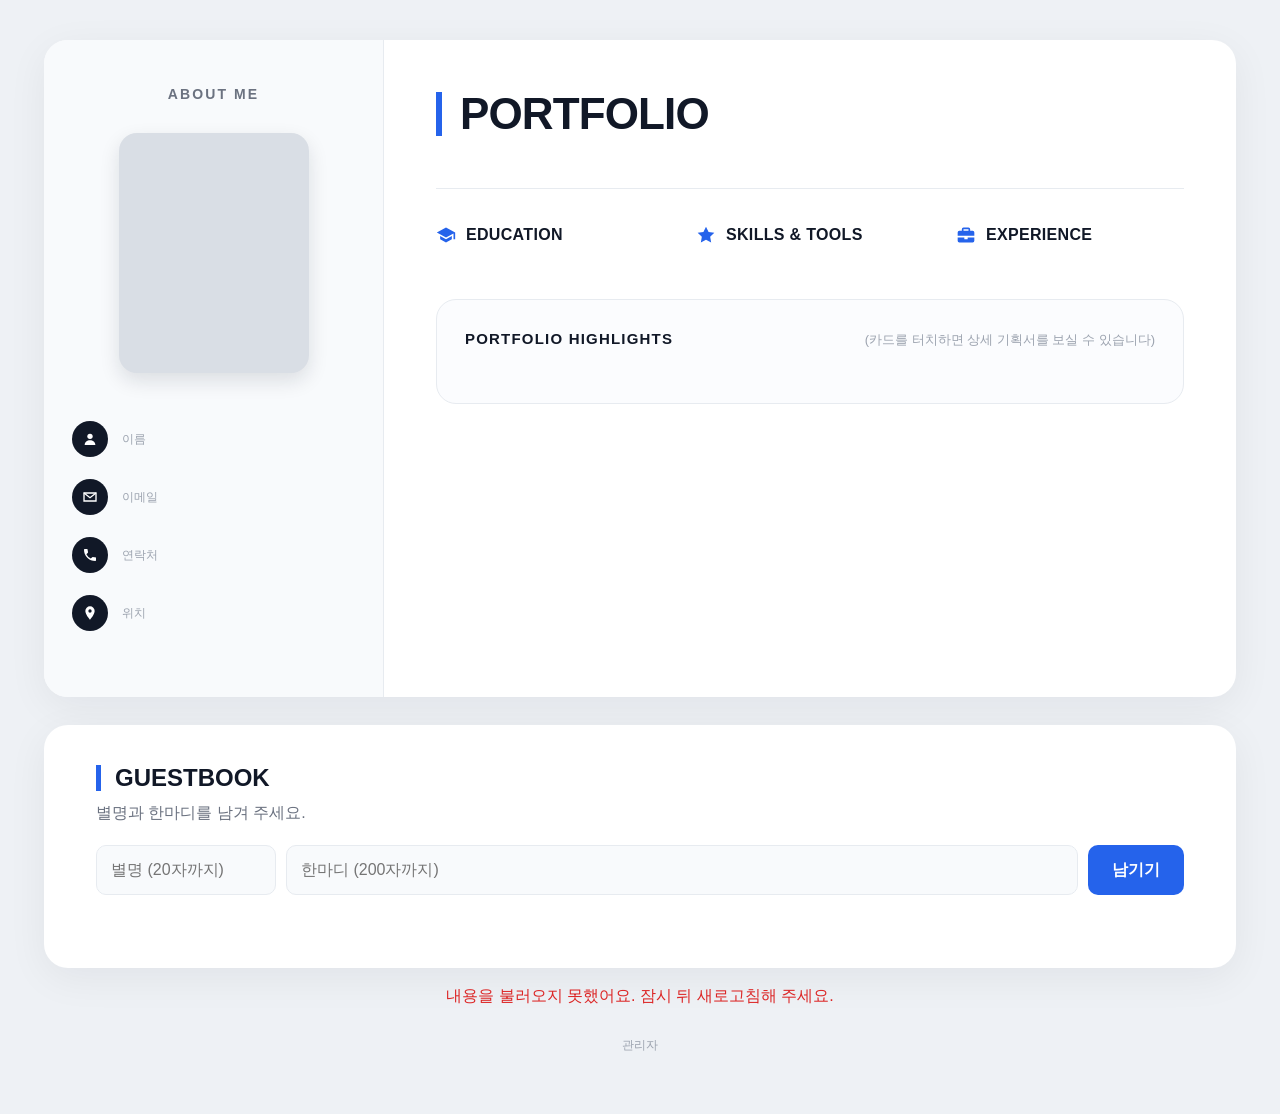
<file: index.html>
<!DOCTYPE html>
<html lang="ko">
<head>
  <meta charset="UTF-8">
  <meta name="viewport" content="width=device-width, initial-scale=1">
  <title>포트폴리오</title>
  <link rel="stylesheet" href="style.css">
</head>
<body>
  <!-- 아이콘 모음: 아래에서 <use href="#아이콘이름">으로 꺼내 쓴다 -->
  <svg class="icon-sprite" aria-hidden="true">
    <symbol id="icon-user" viewBox="0 0 24 24"><circle cx="12" cy="8" r="4"/><path d="M4 21c0-4.4 3.6-7 8-7s8 2.6 8 7z"/></symbol>
    <symbol id="icon-mail" viewBox="0 0 24 24"><path d="M3 6h18v12H3z" fill="none" stroke="currentColor" stroke-width="2"/><path d="M3 6l9 7 9-7" fill="none" stroke="currentColor" stroke-width="2"/></symbol>
    <symbol id="icon-phone" viewBox="0 0 24 24"><path d="M6.6 10.8a15.1 15.1 0 0 0 6.6 6.6l2.2-2.2a1 1 0 0 1 1-.25 11.4 11.4 0 0 0 3.6.57 1 1 0 0 1 1 1V20a1 1 0 0 1-1 1A17 17 0 0 1 3 4a1 1 0 0 1 1-1h3.5a1 1 0 0 1 1 1c0 1.25.2 2.45.57 3.57a1 1 0 0 1-.25 1z"/></symbol>
    <symbol id="icon-pin" viewBox="0 0 24 24"><path d="M12 2a7 7 0 0 0-7 7c0 5.2 7 13 7 13s7-7.8 7-13a7 7 0 0 0-7-7zm0 9.5A2.5 2.5 0 1 1 12 6.5a2.5 2.5 0 0 1 0 5z"/></symbol>
    <symbol id="icon-cap" viewBox="0 0 24 24"><path d="M12 3L1 9l11 6 9-4.9V17h2V9z"/><path d="M5 13.2v4L12 21l7-3.8v-4L12 17z"/></symbol>
    <symbol id="icon-star" viewBox="0 0 24 24"><path d="M12 2l3.1 6.3 6.9 1-5 4.9 1.2 6.8L12 17.8 5.8 21l1.2-6.8-5-4.9 6.9-1z"/></symbol>
    <symbol id="icon-bag" viewBox="0 0 24 24"><path d="M9 3h6a2 2 0 0 1 2 2v2h3a2 2 0 0 1 2 2v4H2V9a2 2 0 0 1 2-2h3V5a2 2 0 0 1 2-2zm0 2v2h6V5z"/><path d="M2 15h8v2h4v-2h8v4a2 2 0 0 1-2 2H4a2 2 0 0 1-2-2z"/></symbol>
    <symbol id="icon-heart" viewBox="0 0 24 24"><path d="M12 21s-7.5-4.6-10-9.3C.4 8.6 2.3 4.5 6.2 4.5c2.2 0 3.8 1.3 4.8 2.8 1-1.5 2.6-2.8 4.8-2.8 3.9 0 5.8 4.1 4.2 7.2C19.5 16.4 12 21 12 21z"/></symbol>
  </svg>

  <main class="page">
    <!-- 흰 큰 카드 -->
    <div class="sheet resume">

      <!-- 왼쪽: ABOUT ME -->
      <aside class="about">
        <p class="about-label">ABOUT ME</p>
        <div class="photo" id="profile-photo"></div>
        <h2 class="about-name" id="profile-name"></h2>
        <p class="about-title" id="profile-title"></p>
        <p class="badge" id="profile-badge"></p>

        <ul class="contact">
          <li>
            <span class="contact-icon"><svg><use href="#icon-user"/></svg></span>
            <div><span class="contact-label">이름</span><span class="contact-value" id="contact-name"></span></div>
          </li>
          <li>
            <span class="contact-icon"><svg><use href="#icon-mail"/></svg></span>
            <div><span class="contact-label">이메일</span><span class="contact-value" id="contact-email"></span></div>
          </li>
          <li>
            <span class="contact-icon"><svg><use href="#icon-phone"/></svg></span>
            <div><span class="contact-label">연락처</span><span class="contact-value" id="contact-phone"></span></div>
          </li>
          <li>
            <span class="contact-icon"><svg><use href="#icon-pin"/></svg></span>
            <div><span class="contact-label">위치</span><span class="contact-value" id="contact-location"></span></div>
          </li>
        </ul>
      </aside>

      <!-- 오른쪽: PORTFOLIO -->
      <section class="content">
        <h1 class="big-title">PORTFOLIO</h1>
        <p class="headline" id="profile-headline"></p>
        <p class="intro" id="profile-intro"></p>

        <div class="facts">
          <div class="fact">
            <h3 class="fact-title"><svg><use href="#icon-cap"/></svg>EDUCATION</h3>
            <div id="profile-education"></div>
          </div>
          <div class="fact">
            <h3 class="fact-title"><svg><use href="#icon-star"/></svg>SKILLS &amp; TOOLS</h3>
            <ul class="skills" id="profile-skills"></ul>
          </div>
          <div class="fact">
            <h3 class="fact-title"><svg><use href="#icon-bag"/></svg>EXPERIENCE</h3>
            <div id="profile-experience"></div>
          </div>
        </div>

        <div class="highlights">
          <div class="highlights-head">
            <h3>PORTFOLIO HIGHLIGHTS</h3>
            <span>(카드를 터치하면 상세 기획서를 보실 수 있습니다)</span>
          </div>
          <div class="cards" id="cards"></div>
        </div>

        <p class="quote" id="profile-quote"></p>
      </section>
    </div>

    <!-- 방명록 -->
    <section class="sheet guestbook">
      <h3 class="guestbook-title">GUESTBOOK</h3>
      <p class="guestbook-sub">별명과 한마디를 남겨 주세요.</p>
      <div class="guestbook-form">
        <input type="text" id="gb-nickname" placeholder="별명 (20자까지)" maxlength="20">
        <input type="text" id="gb-message" placeholder="한마디 (200자까지)" maxlength="200">
        <button type="button" id="gb-submit">남기기</button>
      </div>
      <p class="guestbook-notice" id="gb-notice"></p>
      <ul class="guestbook-list" id="gb-list"></ul>
    </section>

    <p class="load-error" id="load-error"></p>

    <p class="admin-link"><a href="admin.html">관리자</a></p>
  </main>

  <script src="script.js"></script>
</body>
</html>
</file>
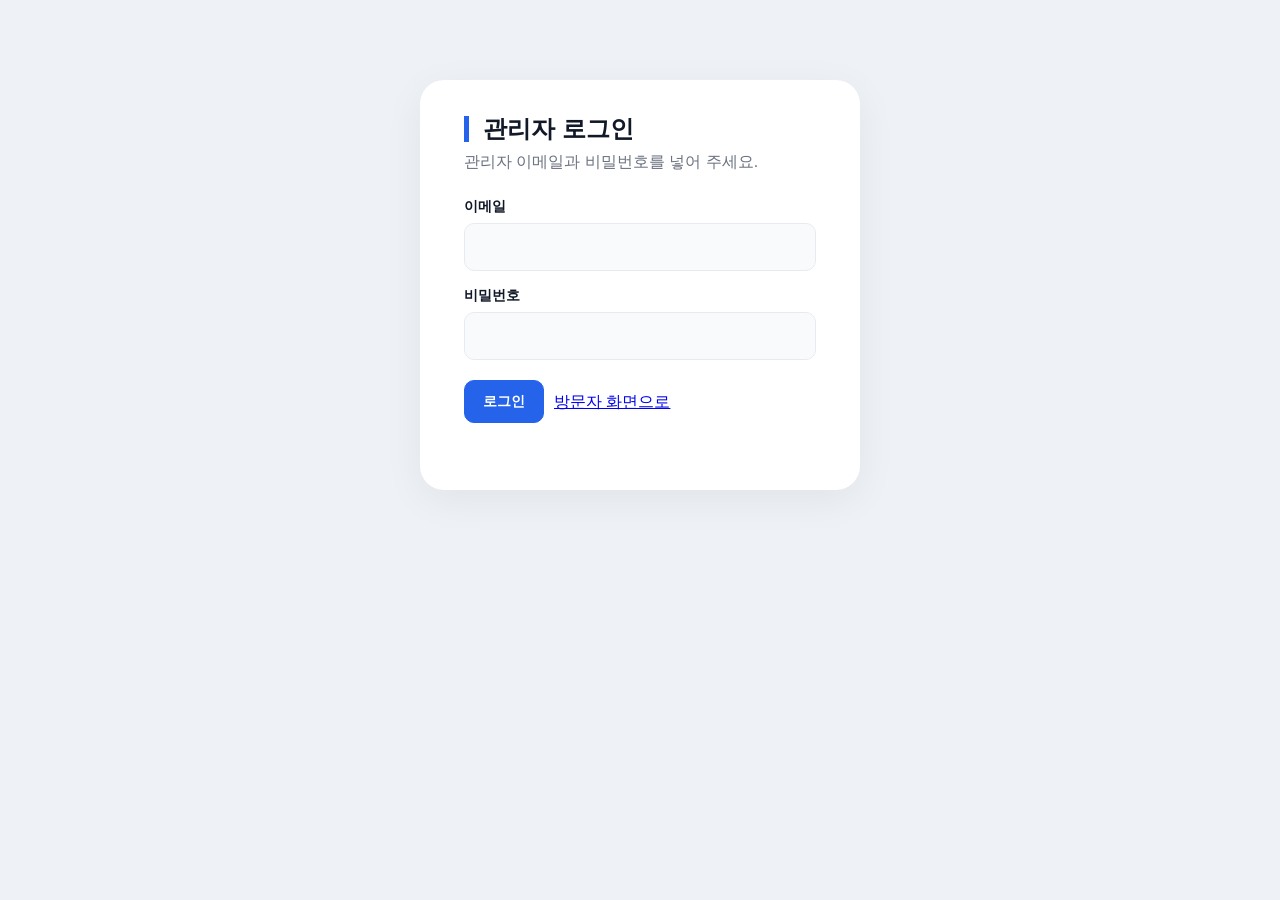
<file: admin.html>
<!DOCTYPE html>
<html lang="ko">
<head>
  <meta charset="UTF-8">
  <meta name="viewport" content="width=device-width, initial-scale=1">
  <meta name="robots" content="noindex">
  <title>관리자 | 포트폴리오</title>
  <!-- 색·글꼴·흰 카드 모양은 방문자 화면과 같은 style.css를 쓴다 -->
  <link rel="stylesheet" href="style.css">
  <!-- 관리자 화면에만 필요한 모양 -->
  <style>
    .admin-page {
      max-width: 960px;
    }

    .admin-box {
      margin-bottom: 24px;
      padding: 36px 44px;
    }

    .admin-box h2 {
      margin: 0 0 6px;
      padding-left: 14px;
      border-left: 5px solid var(--blue);
      font-size: 24px;
      font-weight: 900;
      line-height: 1.1;
    }

    .admin-box .sub {
      margin: 8px 0 22px;
      color: var(--gray);
    }

    .topbar {
      display: flex;
      flex-wrap: wrap;
      align-items: center;
      justify-content: space-between;
      gap: 12px;
      margin-bottom: 24px;
    }

    .topbar h1 {
      margin: 0;
      padding-left: 16px;
      border-left: 6px solid var(--blue);
      font-size: 34px;
      font-weight: 900;
      line-height: 1;
    }

    .topbar-right {
      display: flex;
      flex-wrap: wrap;
      align-items: center;
      gap: 12px;
      color: var(--gray);
      font-size: 14px;
    }

    .topbar-right a {
      color: var(--blue);
    }

    /* 입력 칸 */
    .fields {
      display: grid;
      grid-template-columns: repeat(2, minmax(0, 1fr));
      gap: 14px 18px;
    }

    .field {
      display: flex;
      flex-direction: column;
      gap: 6px;
    }

    .field.wide {
      grid-column: 1 / -1;
    }

    .field label {
      font-size: 14px;
      font-weight: 700;
    }

    .field .hint {
      color: var(--light-gray);
      font-size: 13px;
      font-weight: 400;
    }

    .field input[type="text"],
    .field input[type="email"],
    .field input[type="password"],
    .field textarea {
      width: 100%;
      padding: 11px 13px;
      border: 1px solid var(--line);
      border-radius: 10px;
      background: var(--side);
      color: var(--text);
      font: inherit;
    }

    .field textarea {
      min-height: 84px;
      resize: vertical;
    }

    .field input:focus,
    .field textarea:focus {
      outline: 2px solid var(--blue);
      outline-offset: -1px;
    }

    .file-row {
      display: flex;
      flex-wrap: wrap;
      align-items: center;
      gap: 10px;
      font-size: 14px;
    }

    .file-row a {
      color: var(--blue);
    }

    .file-now {
      color: var(--gray);
    }

    .photo-preview {
      width: 96px;
      height: 120px;
      border-radius: 12px;
      background: #d9dee5;
      overflow: hidden;
    }

    .photo-preview img {
      width: 100%;
      height: 100%;
      object-fit: cover;
      display: block;
    }

    /* 버튼 */
    .btn {
      padding: 10px 18px;
      border: 1px solid var(--line);
      border-radius: 10px;
      background: #fff;
      color: var(--text);
      font: inherit;
      font-size: 14px;
      font-weight: 600;
      cursor: pointer;
    }

    .btn:hover {
      background: var(--side);
    }

    .btn:disabled {
      opacity: 0.5;
      cursor: default;
    }

    .btn.primary {
      border-color: var(--blue);
      background: var(--blue);
      color: #fff;
    }

    .btn.danger {
      color: #dc2626;
    }

    .btn.small {
      padding: 6px 10px;
      font-size: 13px;
    }

    .actions {
      display: flex;
      flex-wrap: wrap;
      align-items: center;
      gap: 10px;
      margin-top: 20px;
    }

    .notice {
      min-height: 1.5em;
      margin: 10px 0 0;
      font-size: 14px;
    }

    .notice.error {
      color: #dc2626;
    }

    .notice.ok {
      color: #16a34a;
    }

    /* 로그인 상자 */
    .login {
      max-width: 440px;
      margin: 40px auto;
    }

    .login .fields {
      grid-template-columns: 1fr;
    }

    /* 카드 목록 */
    .rows {
      list-style: none;
      margin: 0;
      padding: 0;
    }

    .row {
      display: flex;
      align-items: center;
      gap: 16px;
      padding: 14px 0;
      border-top: 1px solid var(--line);
    }

    .row-thumb {
      flex: none;
      width: 84px;
      height: 63px;
      border: 1px solid var(--line);
      border-radius: 8px;
      background: #e5e9ef;
      overflow: hidden;
    }

    .row-thumb img {
      width: 100%;
      height: 100%;
      object-fit: cover;
      object-position: top;
      display: block;
    }

    .row-main {
      flex: 1;
      min-width: 0;
    }

    .row-category {
      margin: 0;
      color: var(--blue);
      font-size: 13px;
      font-weight: 700;
    }

    .row-title {
      margin: 2px 0;
      font-weight: 800;
    }

    .row-meta {
      margin: 0;
      color: var(--light-gray);
      font-size: 13px;
    }

    .row-buttons {
      flex: none;
      display: flex;
      flex-wrap: wrap;
      justify-content: flex-end;
      gap: 6px;
    }

    .empty-text {
      margin: 0;
      padding: 14px 0;
      border-top: 1px solid var(--line);
      color: var(--light-gray);
    }

    /* 카드 추가·수정 폼 */
    .editor {
      margin-top: 22px;
      padding: 24px;
      border: 1px solid var(--line);
      border-radius: 16px;
      background: #fbfcfe;
    }

    .editor h3 {
      margin: 0 0 16px;
      font-size: 18px;
    }

    /* 방명록 */
    .gb-row {
      display: flex;
      align-items: flex-start;
      gap: 16px;
      padding: 14px 0;
      border-top: 1px solid var(--line);
    }

    .gb-row > div {
      flex: 1;
      min-width: 0;
    }

    [hidden] {
      display: none !important;
    }

    @media (max-width: 700px) {
      .admin-box {
        padding: 28px 18px;
      }

      .fields {
        grid-template-columns: 1fr;
      }

      .row {
        flex-wrap: wrap;
      }

      .row-buttons {
        width: 100%;
        justify-content: flex-start;
      }
    }
  </style>
</head>
<body>
  <main class="page admin-page">

    <!-- 1) 로그인 -->
    <section class="sheet admin-box login" id="login-box" hidden>
      <h2>관리자 로그인</h2>
      <p class="sub">관리자 이메일과 비밀번호를 넣어 주세요.</p>
      <div class="fields">
        <div class="field">
          <label for="login-email">이메일</label>
          <input type="email" id="login-email" autocomplete="username">
        </div>
        <div class="field">
          <label for="login-password">비밀번호</label>
          <input type="password" id="login-password" autocomplete="current-password">
        </div>
      </div>
      <div class="actions">
        <button type="button" class="btn primary" id="login-button">로그인</button>
        <a href="index.html">방문자 화면으로</a>
      </div>
      <p class="notice error" id="login-notice"></p>
    </section>

    <!-- 2) 로그인했지만 관리자가 아닐 때 -->
    <section class="sheet admin-box login" id="not-admin-box" hidden>
      <h2>관리자만 쓸 수 있어요</h2>
      <p class="sub" id="not-admin-email"></p>
      <div class="actions">
        <button type="button" class="btn" id="not-admin-logout">로그아웃</button>
        <a href="index.html">방문자 화면으로</a>
      </div>
    </section>

    <!-- 3) 관리자 화면 -->
    <div id="admin-area" hidden>
      <div class="topbar">
        <h1>ADMIN</h1>
        <div class="topbar-right">
          <span id="admin-email"></span>
          <a href="index.html" target="_blank" rel="noopener">방문자 화면 보기</a>
          <button type="button" class="btn small" id="logout-button">로그아웃</button>
        </div>
      </div>

      <!-- 프로필 -->
      <section class="sheet admin-box">
        <h2>프로필</h2>
        <p class="sub">방문자 화면의 왼쪽 ABOUT ME와 오른쪽 위쪽 글이에요.</p>
        <div class="fields">
          <div class="field wide">
            <label>프로필 사진 <span class="hint">이미지(png·jpg·webp·gif), 10MB까지</span></label>
            <div class="file-row">
              <div class="photo-preview" id="photo-preview"></div>
              <input type="file" id="photo-file" accept="image/png,image/jpeg,image/webp,image/gif">
            </div>
          </div>
          <div class="field"><label for="pf-name">이름</label><input type="text" id="pf-name"></div>
          <div class="field"><label for="pf-title">직함</label><input type="text" id="pf-title"></div>
          <div class="field"><label for="pf-career_badge">경력 배지</label><input type="text" id="pf-career_badge"></div>
          <div class="field"><label for="pf-email">이메일</label><input type="text" id="pf-email"></div>
          <div class="field"><label for="pf-phone">연락처</label><input type="text" id="pf-phone"></div>
          <div class="field"><label for="pf-location">위치</label><input type="text" id="pf-location"></div>
          <div class="field wide">
            <label for="pf-headline">한 줄 소개 <span class="hint">첫 쉼표 뒤에서 줄이 바뀌고, 그 뒤부터 이름까지 파란 밑줄</span></label>
            <input type="text" id="pf-headline">
          </div>
          <div class="field wide"><label for="pf-intro">소개 글</label><textarea id="pf-intro"></textarea></div>
          <div class="field">
            <label for="pf-education">EDUCATION <span class="hint">첫 줄은 굵게, 다음 줄은 회색</span></label>
            <textarea id="pf-education"></textarea>
          </div>
          <div class="field">
            <label for="pf-experience">EXPERIENCE <span class="hint">첫 줄은 굵게, 다음 줄은 회색</span></label>
            <textarea id="pf-experience"></textarea>
          </div>
          <div class="field wide">
            <label for="pf-skills">SKILLS &amp; TOOLS <span class="hint">쉼표나 줄바꿈으로 나눠 적기</span></label>
            <textarea id="pf-skills"></textarea>
          </div>
          <div class="field wide"><label for="pf-quote">맨 아래 인용</label><input type="text" id="pf-quote"></div>
        </div>
        <div class="actions">
          <button type="button" class="btn primary" id="profile-save">프로필 저장</button>
        </div>
        <p class="notice" id="profile-notice"></p>
      </section>

      <!-- 포트폴리오 카드 -->
      <section class="sheet admin-box">
        <h2>포트폴리오 카드</h2>
        <p class="sub">위에 있는 카드가 방문자 화면에서 먼저 보여요. 좋아요 수도 여기서 봐요.</p>
        <ul class="rows" id="project-rows"></ul>
        <div class="actions">
          <button type="button" class="btn primary" id="project-add">카드 추가</button>
        </div>
        <p class="notice" id="project-notice"></p>

        <div class="editor" id="editor" hidden>
          <h3 id="editor-title">카드 추가</h3>
          <div class="fields">
            <div class="field"><label for="pj-number">번호 <span class="hint">예: 01</span></label><input type="text" id="pj-number"></div>
            <div class="field"><label for="pj-category">분류</label><input type="text" id="pj-category"></div>
            <div class="field wide"><label for="pj-title">제목 <span class="hint">꼭 적기</span></label><input type="text" id="pj-title"></div>
            <div class="field wide"><label for="pj-description">설명</label><textarea id="pj-description"></textarea></div>
            <div class="field wide"><label for="pj-tags">태그 <span class="hint">쉼표로 나눠 적기</span></label><input type="text" id="pj-tags"></div>
            <div class="field wide">
              <label for="pj-thumb-file">썸네일 이미지 <span class="hint">이미지(png·jpg·webp·gif), 10MB까지</span></label>
              <div class="file-row">
                <span class="file-now" id="pj-thumb-now"></span>
                <button type="button" class="btn small" id="pj-thumb-clear" hidden>빼기</button>
              </div>
              <input type="file" id="pj-thumb-file" accept="image/png,image/jpeg,image/webp,image/gif">
            </div>
            <div class="field wide">
              <label for="pj-file-file">첨부 파일 <span class="hint">이미지 또는 PDF, 10MB까지. 카드를 누르면 열려요</span></label>
              <div class="file-row">
                <span class="file-now" id="pj-file-now"></span>
                <button type="button" class="btn small" id="pj-file-clear" hidden>빼기</button>
              </div>
              <input type="file" id="pj-file-file" accept="image/png,image/jpeg,image/webp,image/gif,application/pdf">
            </div>
          </div>
          <div class="actions">
            <button type="button" class="btn primary" id="editor-save">저장</button>
            <button type="button" class="btn" id="editor-cancel">취소</button>
          </div>
          <p class="notice" id="editor-notice"></p>
        </div>
      </section>

      <!-- 방명록 -->
      <section class="sheet admin-box">
        <h2>방명록</h2>
        <p class="sub">최신 글이 위에 있어요.</p>
        <ul class="rows" id="guestbook-rows"></ul>
        <p class="notice" id="guestbook-notice"></p>
      </section>
    </div>
  </main>

  <script src="admin.js"></script>
</body>
</html>
</file>
<file: style.css>
/* 색과 크기 모음 */
:root {
  --bg: #eef1f5;
  --sheet: #ffffff;
  --side: #f8fafc;
  --line: #e7ebf0;
  --text: #111827;
  --gray: #6b7280;
  --light-gray: #9ca3af;
  --blue: #2563eb;
  --blue-soft: #eef4ff;
  --dark: #111827;
}

* {
  box-sizing: border-box;
}

body {
  margin: 0;
  word-break: keep-all;
  overflow-wrap: anywhere;
  background: var(--bg);
  color: var(--text);
  font-family: "Pretendard", "Apple SD Gothic Neo", "Malgun Gothic", "Noto Sans KR", sans-serif;
  line-height: 1.5;
}

.icon-sprite {
  display: none;
}

svg {
  fill: currentColor;
}

.page {
  max-width: 1240px;
  margin: 0 auto;
  padding: 40px 24px 60px;
}

/* 흰 큰 카드 */
.sheet {
  background: var(--sheet);
  border-radius: 24px;
  box-shadow: 0 10px 40px rgba(15, 23, 42, 0.06);
  overflow: hidden;
}

.resume {
  display: grid;
  grid-template-columns: 340px 1fr;
}

/* ---------- 왼쪽 ABOUT ME ---------- */
.about {
  background: var(--side);
  border-right: 1px solid var(--line);
  padding: 44px 28px;
  text-align: center;
}

.about-label {
  margin: 0 0 28px;
  color: var(--gray);
  font-size: 14px;
  font-weight: 700;
  letter-spacing: 0.15em;
}

.photo {
  width: 190px;
  height: 240px;
  margin: 0 auto;
  border-radius: 18px;
  background: #d9dee5;
  box-shadow: 0 8px 20px rgba(15, 23, 42, 0.12);
  overflow: hidden;
}

.photo img {
  width: 100%;
  height: 100%;
  object-fit: cover;
  display: block;
}

.about-name {
  margin: 24px 0 4px;
  font-size: 30px;
  font-weight: 800;
}

.about-title {
  margin: 0 0 14px;
  color: var(--blue);
  font-size: 17px;
  font-weight: 700;
}

.badge {
  display: inline-block;
  margin: 0;
  padding: 5px 16px;
  border: 1.5px solid #9dbcfa;
  border-radius: 999px;
  background: var(--blue-soft);
  color: #1d4ed8;
  font-size: 14px;
  font-weight: 600;
}

.badge:empty {
  display: none;
}

.contact {
  list-style: none;
  margin: 48px 0 0;
  padding: 0;
  text-align: left;
}

.contact li {
  display: flex;
  align-items: center;
  gap: 14px;
  margin-bottom: 22px;
}

.contact-icon {
  flex: none;
  width: 36px;
  height: 36px;
  border-radius: 50%;
  background: var(--dark);
  color: #fff;
  display: flex;
  align-items: center;
  justify-content: center;
}

.contact-icon svg {
  width: 16px;
  height: 16px;
}

.contact-label {
  display: block;
  color: var(--light-gray);
  font-size: 12px;
}

.contact-value {
  display: block;
  font-size: 16px;
  font-weight: 600;
  word-break: break-all;
}

/* ---------- 오른쪽 PORTFOLIO ---------- */
.content {
  padding: 52px 52px 40px;
  min-width: 0;
}

.big-title {
  margin: 0 0 20px;
  padding-left: 18px;
  border-left: 6px solid var(--blue);
  font-size: 44px;
  font-weight: 900;
  line-height: 1;
  letter-spacing: -0.02em;
}

.headline {
  margin: 0 0 18px;
  font-size: 28px;
  font-weight: 800;
  line-height: 1.45;
  letter-spacing: -0.02em;
}

.headline mark {
  background: none;
  color: var(--blue);
  text-decoration: underline;
  text-decoration-thickness: 3px;
  text-underline-offset: 6px;
}

.intro {
  margin: 0;
  padding-bottom: 32px;
  border-bottom: 1px solid var(--line);
  color: var(--gray);
  font-size: 16px;
  line-height: 1.8;
  white-space: pre-line;
}

/* EDUCATION · SKILLS · EXPERIENCE */
.facts {
  display: grid;
  grid-template-columns: repeat(3, 1fr);
  gap: 32px;
  margin: 34px 0 40px;
}

.fact-title {
  display: flex;
  align-items: center;
  gap: 10px;
  margin: 0 0 12px;
  font-size: 16px;
  font-weight: 800;
  letter-spacing: 0.02em;
}

.fact-title svg {
  width: 20px;
  height: 20px;
  color: var(--blue);
}

.fact-main {
  margin: 0 0 4px;
  font-weight: 700;
}

.fact-sub {
  margin: 0 0 4px;
  color: var(--gray);
  font-size: 14px;
}

.fact-sub + .fact-sub {
  color: var(--light-gray);
}

.skills {
  display: grid;
  grid-template-columns: repeat(2, auto);
  justify-content: start;
  gap: 6px 28px;
  margin: 0;
  padding: 0;
  list-style: none;
  font-size: 15px;
}

.skills li::before {
  content: "•";
  margin-right: 8px;
  color: var(--light-gray);
}

/* PORTFOLIO HIGHLIGHTS 상자 */
.highlights {
  border: 1px solid var(--line);
  border-radius: 20px;
  background: #fbfcfe;
  padding: 28px 28px 32px;
}

.highlights-head {
  display: flex;
  flex-wrap: wrap;
  justify-content: space-between;
  align-items: baseline;
  gap: 6px 16px;
  margin-bottom: 20px;
}

.highlights-head h3 {
  margin: 0;
  font-size: 15px;
  font-weight: 800;
  letter-spacing: 0.08em;
}

.highlights-head span {
  color: var(--light-gray);
  font-size: 13px;
}

.cards {
  display: grid;
  grid-template-columns: repeat(4, minmax(0, 1fr));
  gap: 18px;
}

/* 카드 하나 */
.card {
  display: flex;
  flex-direction: column;
  border: 1px solid var(--line);
  border-radius: 16px;
  background: #fff;
  transition: transform 0.15s, box-shadow 0.15s;
}

.card:hover {
  transform: translateY(-3px);
  box-shadow: 0 10px 24px rgba(15, 23, 42, 0.08);
}

.card-open {
  flex: 1;
  display: flex;
  flex-direction: column;
  justify-content: flex-start;
  width: 100%;
  padding: 16px 16px 0;
  border: 0;
  background: none;
  color: inherit;
  font: inherit;
  text-align: left;
  cursor: pointer;
}

.card-open:disabled {
  cursor: default;
}

/* 브라우저 창 모양 썸네일 */
.browser {
  border: 1px solid var(--line);
  border-radius: 10px;
  overflow: hidden;
  background: #fff;
}

.browser-bar {
  display: flex;
  gap: 5px;
  padding: 8px 10px;
  background: #f1f4f8;
  border-bottom: 1px solid var(--line);
}

.browser-bar i {
  width: 8px;
  height: 8px;
  border-radius: 50%;
  background: #cfd6df;
}

.browser-shot {
  aspect-ratio: 4 / 3;
  background: #e5e9ef;
}

.browser-shot img {
  width: 100%;
  height: 100%;
  object-fit: cover;
  object-position: top;
  display: block;
}

.card-category {
  margin: 14px 0 6px;
  color: var(--blue);
  font-size: 14px;
  font-weight: 700;
}

.card-title {
  margin: 0 0 8px;
  font-size: 17px;
  font-weight: 800;
  line-height: 1.4;
}

.card-desc {
  margin: 0;
  color: var(--light-gray);
  font-size: 14px;
  display: -webkit-box;
  -webkit-line-clamp: 2;
  -webkit-box-orient: vertical;
  overflow: hidden;
}

.card-foot {
  display: flex;
  flex-wrap: wrap;
  align-items: center;
  justify-content: space-between;
  gap: 8px;
  padding: 14px 16px 16px;
}

.tags {
  min-width: 0;
  display: flex;
  flex-wrap: wrap;
  gap: 6px;
}

.tag {
  max-width: 100%;
  overflow: hidden;
  text-overflow: ellipsis;
  white-space: nowrap;
  padding: 3px 10px;
  border-radius: 6px;
  background: #f1f3f6;
  color: #4b5563;
  font-size: 13px;
}

.like {
  flex: none;
  margin-left: auto;
  display: flex;
  align-items: center;
  gap: 4px;
  padding: 4px 8px;
  border: 1px solid var(--line);
  border-radius: 999px;
  background: #fff;
  color: var(--light-gray);
  font: inherit;
  font-size: 13px;
  cursor: pointer;
}

.like svg {
  width: 16px;
  height: 16px;
}

.like.is-liked {
  color: #e11d48;
  border-color: #fecdd3;
  background: #fff1f2;
  cursor: default;
}

.empty {
  grid-column: 1 / -1;
  margin: 0;
  color: var(--light-gray);
  text-align: center;
}

.quote {
  margin: 44px 0 0;
  color: var(--light-gray);
  font-style: italic;
  text-align: center;
}

.quote:not(:empty)::before {
  content: "\201C";
}

.quote:not(:empty)::after {
  content: "\201D";
}

/* ---------- 방명록 ---------- */
.guestbook {
  margin-top: 28px;
  padding: 40px 52px;
}

.guestbook-title {
  margin: 0;
  padding-left: 14px;
  border-left: 5px solid var(--blue);
  font-size: 24px;
  font-weight: 900;
  line-height: 1.1;
}

.guestbook-sub {
  margin: 10px 0 20px;
  color: var(--gray);
}

.guestbook-form {
  display: flex;
  gap: 10px;
}

.guestbook-form input {
  padding: 12px 14px;
  border: 1px solid var(--line);
  border-radius: 10px;
  background: var(--side);
  font: inherit;
}

#gb-nickname {
  width: 180px;
}

#gb-message {
  flex: 1;
  min-width: 0;
}

.guestbook-form input:focus {
  outline: 2px solid var(--blue);
  outline-offset: -1px;
}

.guestbook-form button {
  padding: 0 24px;
  border: 0;
  border-radius: 10px;
  background: var(--blue);
  color: #fff;
  font: inherit;
  font-weight: 700;
  cursor: pointer;
}

.guestbook-form button:disabled {
  opacity: 0.6;
  cursor: default;
}

.guestbook-notice {
  min-height: 1.5em;
  margin: 8px 0 4px;
  color: #dc2626;
  font-size: 14px;
}

.guestbook-list {
  list-style: none;
  margin: 0;
  padding: 0;
}

.guestbook-list li {
  padding: 16px 0;
  border-top: 1px solid var(--line);
}

.gb-head {
  display: flex;
  gap: 10px;
  align-items: baseline;
  margin-bottom: 4px;
}

.gb-nickname {
  font-weight: 700;
}

.gb-date {
  color: var(--light-gray);
  font-size: 13px;
}

.gb-message {
  margin: 0;
  color: #374151;
  white-space: pre-line;
  word-break: break-word;
}

.load-error {
  color: #dc2626;
  text-align: center;
}

/* 맨 아래 작은 관리자 링크 */
.admin-link {
  margin: 28px 0 0;
  text-align: center;
  font-size: 12px;
}

.admin-link a {
  color: var(--light-gray);
  text-decoration: none;
}

.admin-link a:hover {
  text-decoration: underline;
}

/* ---------- 화면이 좁을 때 ---------- */
@media (max-width: 1100px) {
  .cards {
    grid-template-columns: repeat(2, minmax(0, 1fr));
  }
}

@media (max-width: 860px) {
  .page {
    padding: 16px 12px 40px;
  }

  .resume {
    grid-template-columns: 1fr;
  }

  .about {
    border-right: 0;
    border-bottom: 1px solid var(--line);
    padding: 36px 24px 16px;
  }

  .contact {
    margin-top: 32px;
  }

  .content {
    padding: 36px 20px 32px;
  }

  .big-title {
    font-size: 34px;
  }

  .headline {
    font-size: 22px;
  }

  .facts {
    grid-template-columns: 1fr;
    gap: 24px;
  }

  .highlights {
    padding: 22px 16px;
  }

  .guestbook {
    padding: 32px 20px;
  }

  .guestbook-form {
    flex-direction: column;
  }

  #gb-nickname {
    width: 100%;
  }

  .guestbook-form button {
    padding: 12px;
  }
}

@media (max-width: 560px) {
  .cards {
    grid-template-columns: minmax(0, 1fr);
  }
}
</file>
